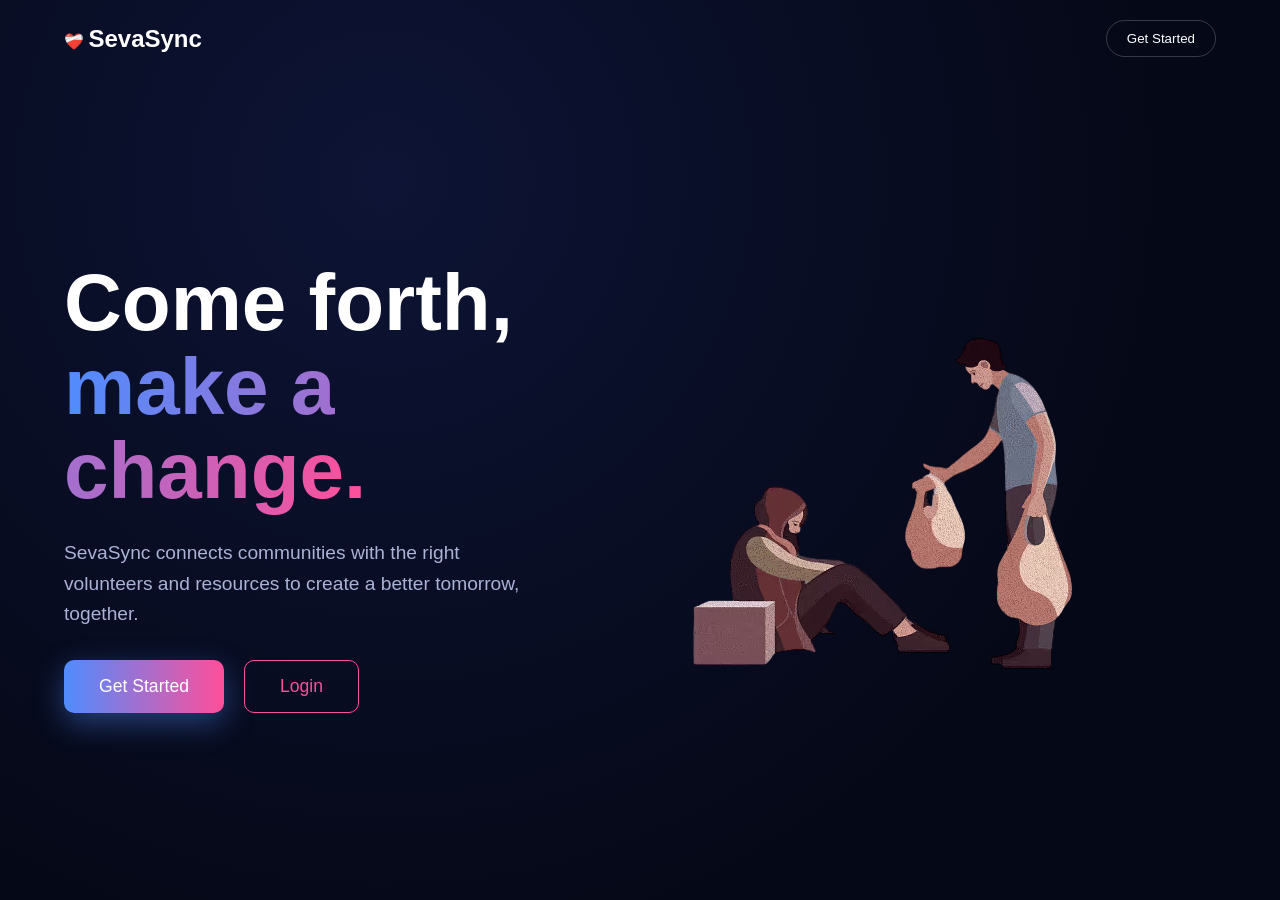
<file: frontend/index.html>
<!DOCTYPE html>
<html lang="en">
<head>
    <meta charset="UTF-8">
    <meta name="viewport" content="width=device-width, initial-scale=1.0">
    <title>SevaSync</title>
    <link rel="stylesheet" href="css/index.css">
</head>

<body>

    <!-- NAVBAR -->
    <header class="navbar">

        <!-- TOP LEFT LOGO -->
        <div class="logo">
            ❤️‍🩹 <span>SevaSync</span>
        </div>

        <!-- TOP RIGHT GET STARTED -->
        <button class="theme-btn" onclick="window.location.href='register.html'">
            Get Started
        </button>

    </header>

    <!-- HERO SECTION -->
    <section class="hero">

        <!-- LEFT CONTENT -->
        <div class="left">

            <h1>
                Come forth,<br>
                <span>make a change.</span>
            </h1>

            <p>
                SevaSync connects communities with the right volunteers
                and resources to create a better tomorrow, together.
            </p>

            <!-- MAIN BUTTONS -->
            <div class="buttons">

                <!-- GET STARTED -->
                <button class="btn primary"
                    onclick="window.location.href='register.html'">
                    Get Started
                </button>

                <!-- LOGIN -->
                <button class="btn secondary"
                    onclick="window.location.href='login.html'">
                    Login
                </button>

            </div>

        </div>

        <!-- RIGHT IMAGE -->
        <div class="right">
            <div class="image-wrapper">
                <img src="images/index.png" alt="Hero Image">
            </div>
        </div>

    </section>

</body>
</html>
</file>
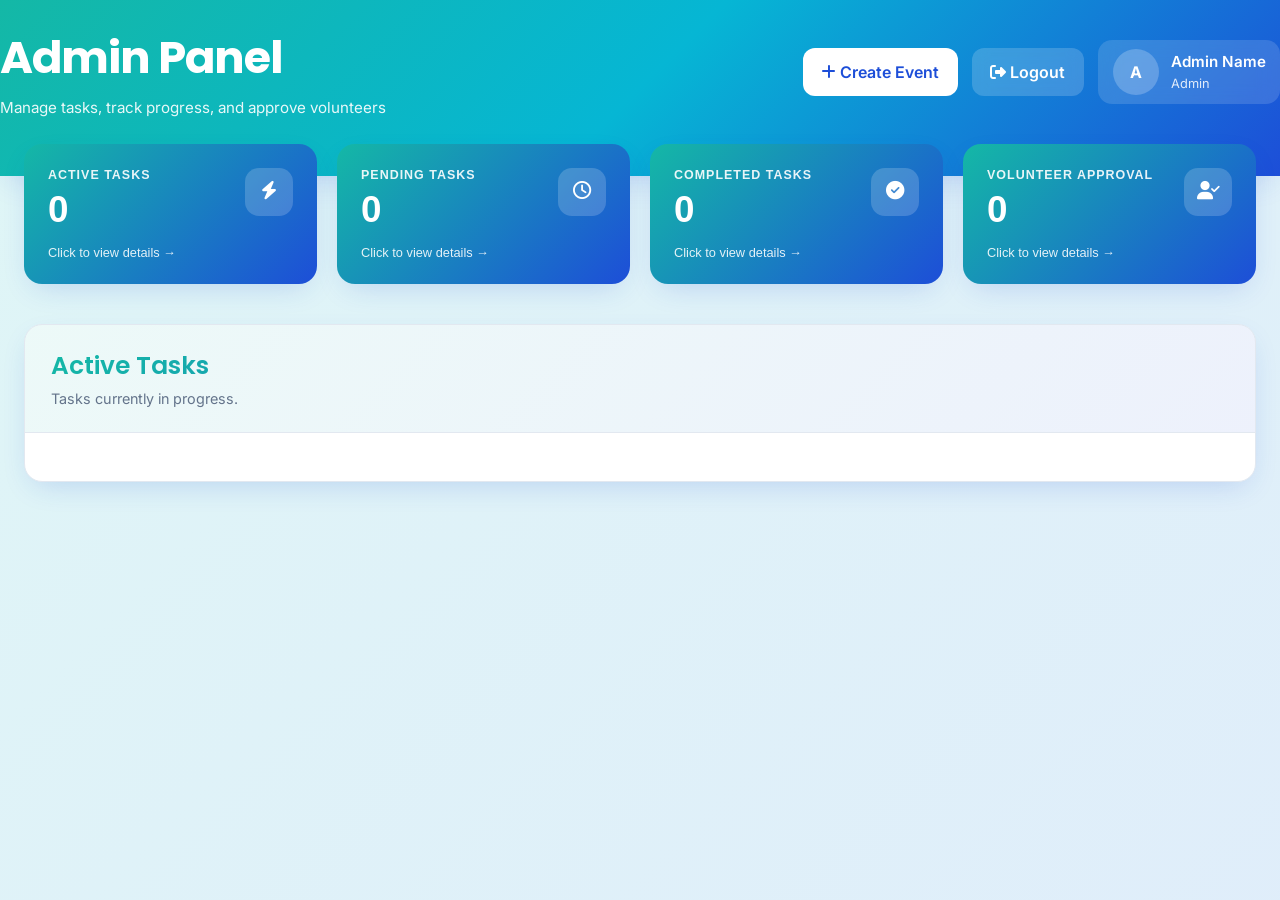
<file: frontend/admindashboard.html>
<!DOCTYPE html>
<html lang="en">
<head>
  <meta charset="UTF-8" />
  <meta name="viewport" content="width=device-width, initial-scale=1.0" />
  <title>Admin Panel — Dashboard</title>
  <link rel="preconnect" href="https://fonts.googleapis.com" />
  <link rel="preconnect" href="https://fonts.gstatic.com" crossorigin />
  <link href="https://fonts.googleapis.com/css2?family=Inter:wght@400;500;600;700&family=Poppins:wght@500;600;700&display=swap" rel="stylesheet" />
  <link rel="stylesheet" href="https://cdnjs.cloudflare.com/ajax/libs/font-awesome/6.5.1/css/all.min.css" />
  <link rel="stylesheet" href="css/admindashboard.css" />
</head>
<body>
  <!-- Header -->
  <header class="header">
  <div class="container header-inner header-flex">

    <!-- CENTER: Title -->
    <div class="header-center">
      <h1>Admin Panel</h1>
      <p>Manage tasks, track progress, and approve volunteers</p>
    </div>

    <!-- RIGHT: Actions + Profile -->
    <div class="header-right">
      <button class="create-btn" id="createEventBtn">
        <i class="fa-solid fa-plus"></i> Create Event
      </button>

      <button class="logout-btn" id="logoutBtn">
        <i class="fa-solid fa-right-from-bracket"></i> Logout
      </button>

      <!-- Dynamic Admin Profile -->
      <div class="profile-chip">
        <div class="avatar" id="adminAvatar">A</div>
        <div class="profile-meta">
          <p class="profile-name" id="adminName">Admin Name</p>
          <p class="profile-role">Admin</p>
        </div>
      </div>
    </div>

  </div>
</header>

  <main class="container main">
    <!-- Dashboard Cards -->
    <section class="cards" id="cards" aria-label="Dashboard summary">
      <button class="card" data-section="active">
        <div class="card-top">
          <div>
            <p class="card-label">Active Tasks</p>
            <p class="card-count" id="count-active">0</p>
          </div>
          <div class="card-icon"><i class="fa-solid fa-bolt"></i></div>
        </div>
        <p class="card-foot">Click to view details &rarr;</p>
      </button>

      <button class="card" data-section="pending">
        <div class="card-top">
          <div>
            <p class="card-label">Pending Tasks</p>
            <p class="card-count" id="count-pending">0</p>
          </div>
          <div class="card-icon"><i class="fa-regular fa-clock"></i></div>
        </div>
        <p class="card-foot">Click to view details &rarr;</p>
      </button>

      <button class="card" data-section="completed">
        <div class="card-top">
          <div>
            <p class="card-label">Completed Tasks</p>
            <p class="card-count" id="count-completed">0</p>
          </div>
          <div class="card-icon"><i class="fa-solid fa-circle-check"></i></div>
        </div>
        <p class="card-foot">Click to view details &rarr;</p>
      </button>

      <button class="card" data-section="volunteers">
        <div class="card-top">
          <div>
            <p class="card-label">Volunteer Approval</p>
            <p class="card-count" id="count-volunteers">0</p>
          </div>
          <div class="card-icon"><i class="fa-solid fa-user-check"></i></div>
        </div>
        <p class="card-foot">Click to view details &rarr;</p>
      </button>
    </section>

    <!-- Detail Panel -->
    <section class="panel">
      <div class="panel-head">
        <h2 id="panel-title">Active Tasks</h2>
        <p id="panel-subtitle">Tasks currently in progress.</p>
      </div>
      <div class="panel-body" id="panel-body">
        <!-- Dynamic content injected by JS -->
      </div>
    </section>
  </main>

  <!-- Toast container -->
  <div class="toast-container" id="toast-container"></div>
  <script src="js/config.js"></script>
  <script src="js/admindashboard.js"></script>
</body>
</html>
</file>
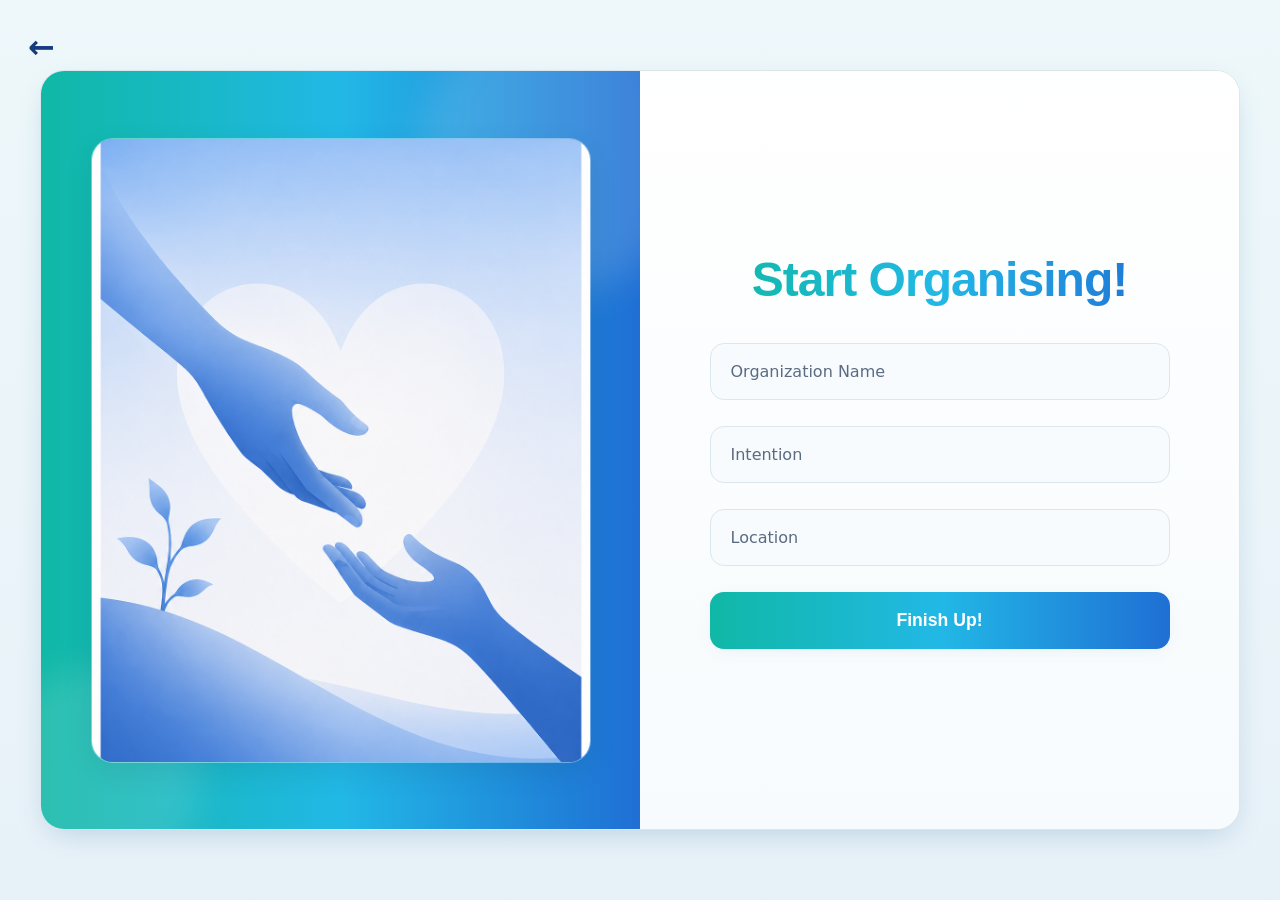
<file: frontend/adminreg.html>
<!-- =========================
FILE: admin.html
========================= -->
<!DOCTYPE html>
<html lang="en">
<head>
  <meta charset="UTF-8">
  <meta name="viewport" content="width=device-width, initial-scale=1.0">
  <title>Admin Registration</title>
  <link rel="stylesheet" href="css/register.css">
</head>
<body>
  <a href="register.html" class="back-arrow">←</a>

  <div class="auth-container">


<div class="left-panel">
  <div class="image-frame">
    <img src="images/register.png" alt="Admin Image">
  </div>
</div>

<div class="right-panel">
  <form id="adminForm">

    <h1 class="form-heading">Start Organising!</h1>

    <input type="text" id="organizationName" placeholder="Organization Name" required>
    
    <input type="text" id="intention" placeholder="Intention" required>
    
    <input type="text" id="location" placeholder="Location" required>

    <button type="submit">Finish Up!</button>

  </form>
</div>
<script src="js/config.js"></script>
<script src="js/adminreg.js"></script>
</body>
</html>
</file>
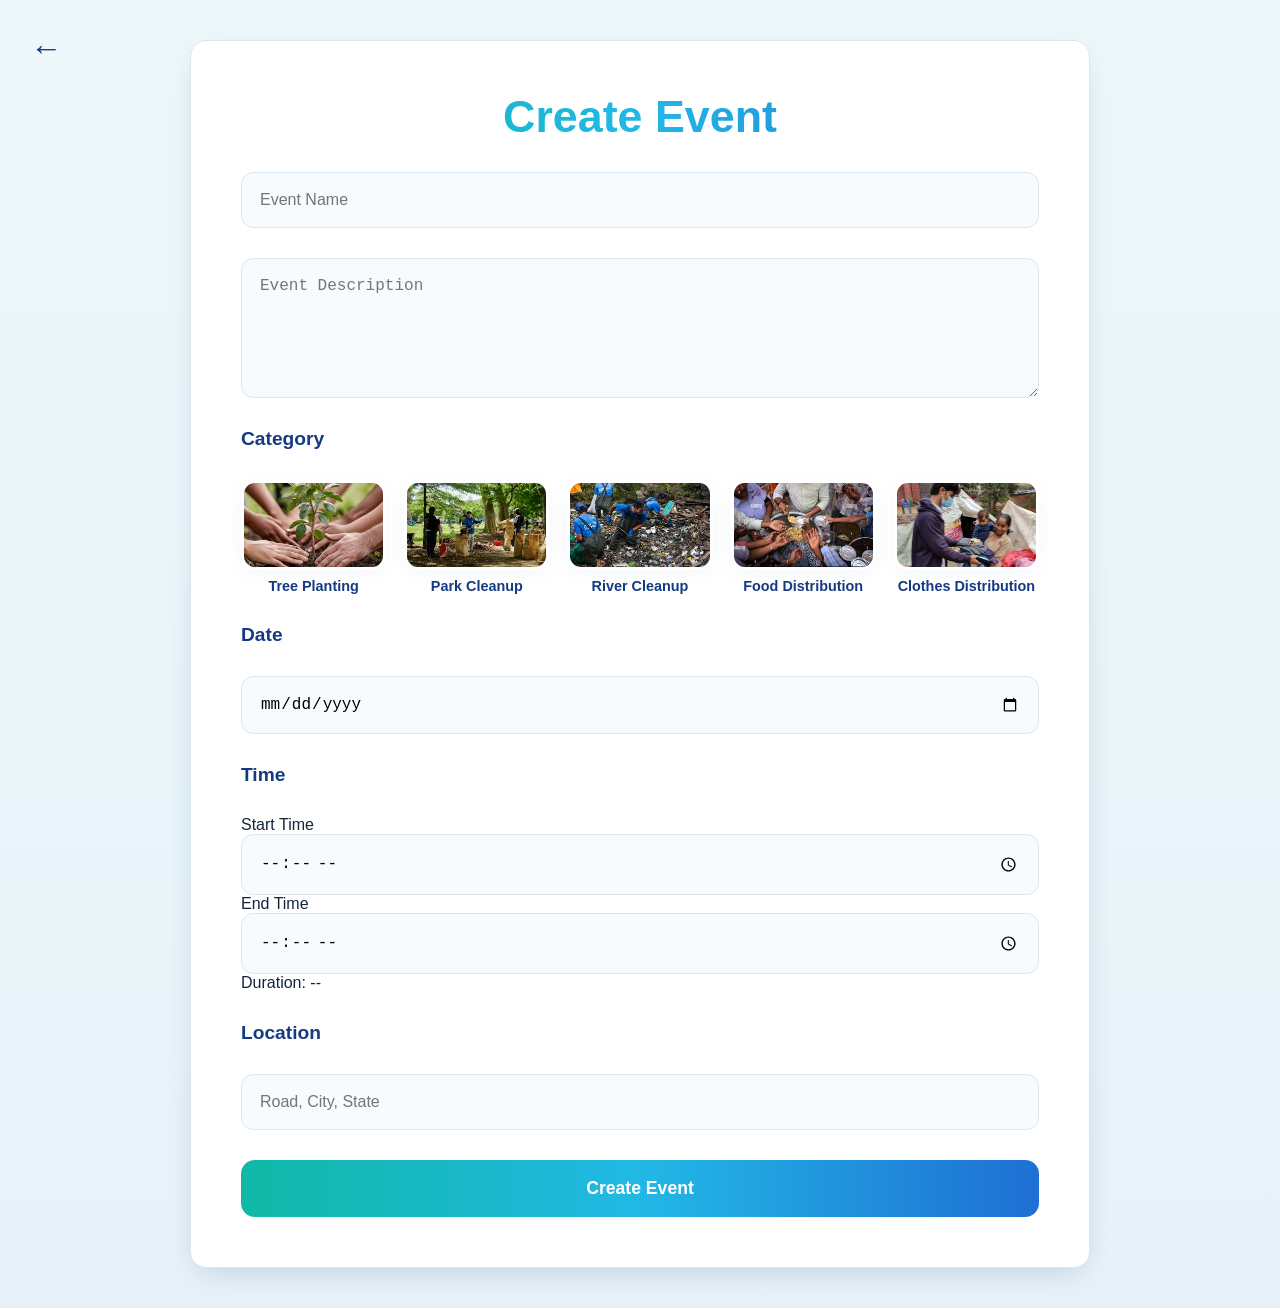
<file: frontend/createevent.html>
<!DOCTYPE html>
<html lang="en">
<head>
    <meta charset="UTF-8">
    <meta name="viewport" content="width=device-width, initial-scale=1.0">
    <title>Create Event</title>
    <link rel="stylesheet" href="css/createvent.css">
</head>
<body>

<a href="admindashboard.html" class="back-arrow">←</a>

<div class="event-form-container">
    <form id="eventForm">

        <h1>Create Event</h1>

        <input type="text" id="eventName" placeholder="Event Name" required>

        <textarea id="description" placeholder="Event Description" required></textarea>

        <h2>Category</h2>

        <div class="category-grid">
            <label>
                <input type="radio" name="category" value="Tree Planting" required>
                <img src="images/treeplanting.jpg">
                <span>Tree Planting</span>
            </label>

            <label>
                <input type="radio" name="category" value="Park Cleanup">
                <img src="images/parkcleanup.jpg">
                <span>Park Cleanup</span>
            </label>

            <label>
                <input type="radio" name="category" value="River Cleanup">
                <img src="images/rivercleanup.jpg">
                <span>River Cleanup</span>
            </label>

            <label>
                <input type="radio" name="category" value="Food Distribution">
                <img src="images/fooddistribution.jpg">
                <span>Food Distribution</span>
            </label>

            <label>
                <input type="radio" name="category" value="Clothes Distribution">
                <img src="images/clothesdistribution.jpg">
                <span>Clothes Distribution</span>
            </label>
        </div>

        <h2>Date</h2>
        <input type="date" id="date" required>

        <h2>Time</h2>

       <div class="time-container">
        <div class="time-box">
            <label>Start Time</label>
            <input type="time" id="startTime" required>
        </div>

        <div class="time-box">
             <label>End Time</label>
             <input type="time" id="endTime" required>
        </div>

        <div class="duration-display" id="durationText">
            Duration: --
        </div>
        </div>
        <h2>Location</h2>
        <input type="text" id="location" placeholder="Road, City, State" required>

        <button type="submit">Create Event</button>

    </form>
</div>
<script src="js/config.js"></script>

<script src="js/createevent.js"></script>
</body>
</html>
</file>
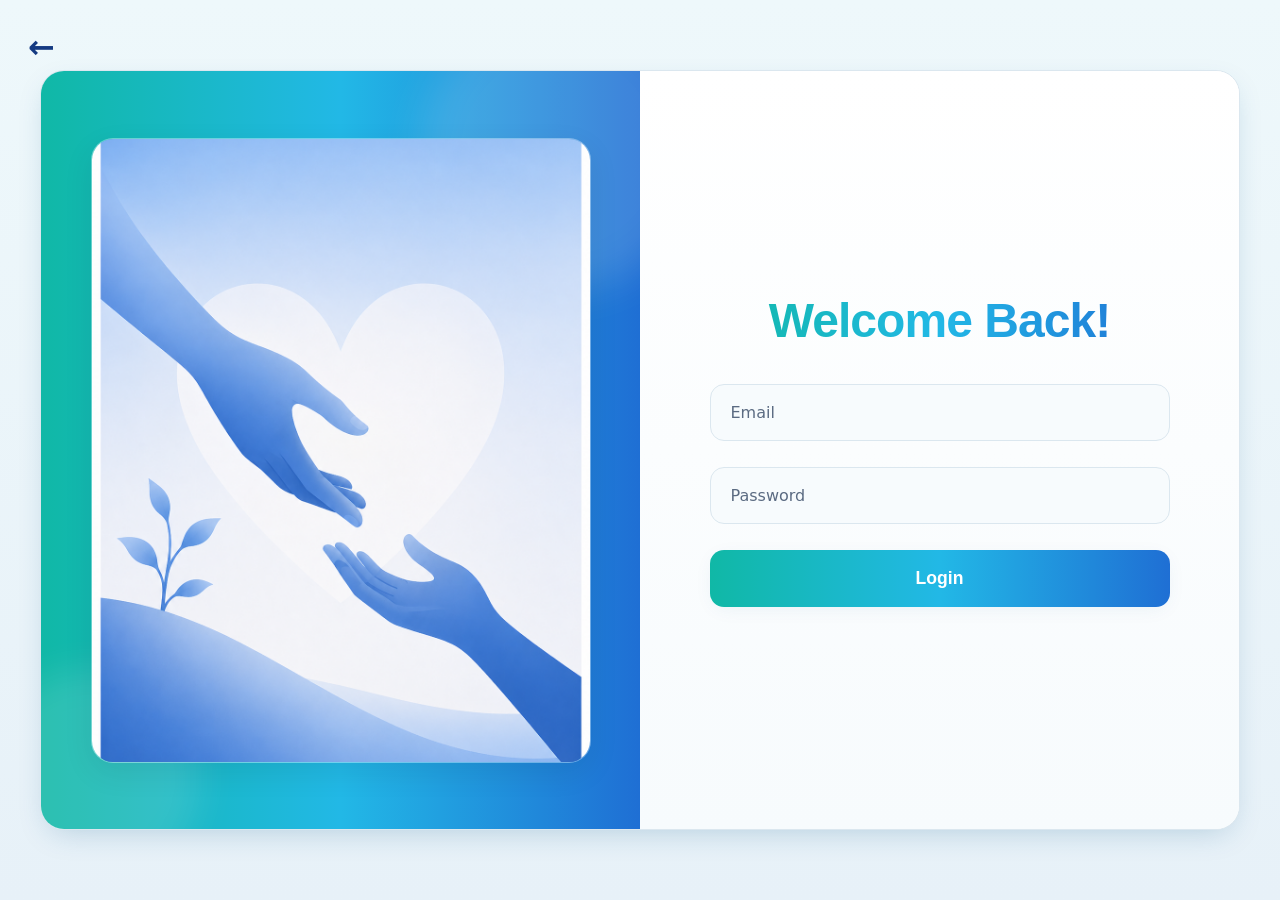
<file: frontend/dashfinal.html>
<!DOCTYPE html>
<html lang="en">
<head>
<meta charset="UTF-8" />
<meta name="viewport" content="width=device-width, initial-scale=1.0" />
<title>Smart Resource Allocation | NGO Operations Dashboard</title>
<meta name="description" content="A modern teal-to-blue NGO operations dashboard for Smart Resource Allocation: KPIs, upcoming tasks calendar and completed tasks log." />
<link rel="preconnect" href="https://fonts.googleapis.com">
<link rel="preconnect" href="https://fonts.gstatic.com" crossorigin>
<link href="https://fonts.googleapis.com/css2?family=Inter:wght@400;500;600;700&family=Poppins:wght@500;600;700;800&display=swap" rel="stylesheet">
<link rel="stylesheet" href="css/dashfinal.css" />
</head>
<body>
  <!-- Header -->
  <header class="topbar">
    <div class="container topbar-inner">
      <div class="brand">
        <div class="brand-icon" aria-hidden="true">
          <svg viewBox="0 0 24 24" width="22" height="22" fill="none" stroke="currentColor" stroke-width="2" stroke-linecap="round" stroke-linejoin="round"><path d="M12 3l1.9 4.6L19 9.5l-3.6 3.1L16.4 18 12 15.5 7.6 18l1-5.4L5 9.5l5.1-1.9L12 3z"/></svg>
        </div>
        <div>
          <p class="brand-eyebrow">Smart Resource Allocation</p>
          <h1 class="brand-title">NGO Operations Dashboard</h1>
        </div>
      </div>
      <div class="user-area">
        <button class="icon-btn" aria-label="Notifications">
          <svg viewBox="0 0 24 24" width="20" height="20" fill="none" stroke="currentColor" stroke-width="2" stroke-linecap="round" stroke-linejoin="round"><path d="M6 8a6 6 0 0 1 12 0c0 7 3 9 3 9H3s3-2 3-9"/><path d="M10 21a2 2 0 0 0 4 0"/></svg>
          <span class="dot"></span>
        </button>
        <button id="logoutBtn">Logout</button>
        <div class="profile-chip">
          <div class="avatar" id="volunteerAvatar">V</div>
           <div class="profile-meta">
           <p class="profile-name" id="volunteerName">Volunteer Name</p>
           <p class="profile-role" id="volunteerRole">Volunteer</p>
          </div>
        </div>
      </div>
    </div>
  </header>

  <main class="container main">
    <!-- KPI Cards -->
    <section class="kpi-grid" aria-label="Key performance indicators">
      <article class="kpi-card grad-1">
        <div class="kpi-blob"></div>
        <div class="kpi-row">
          <div>
            <p class="kpi-label">Total Volunteer Hours</p>
            <p class="kpi-value"><span id="volunteerHours">0</span><span class="kpi-suffix">hrs</span></p>
            <p class="kpi-trend" id="trendVolunteer"></p>
          </div>
          <div class="kpi-icon">
            <svg viewBox="0 0 24 24" width="22" height="22" fill="none" stroke="currentColor" stroke-width="2" stroke-linecap="round" stroke-linejoin="round"><circle cx="12" cy="12" r="9"/><path d="M12 7v5l3 2"/></svg>
          </div>
        </div>
      </article>

      <article class="kpi-card grad-2">
        <div class="kpi-blob"></div>
        <div class="kpi-row">
          <div>
            <p class="kpi-label">Tasks Pending</p>
            <p class="kpi-value"><span id="tasksPending">0</span></p>
            <p class="kpi-trend" id="trendPending"></p>
          </div>
          <div class="kpi-icon">
            <svg viewBox="0 0 24 24" width="22" height="22" fill="none" stroke="currentColor" stroke-width="2" stroke-linecap="round" stroke-linejoin="round"><path d="M9 11l3 3 8-8"/><path d="M20 12v7a2 2 0 0 1-2 2H6a2 2 0 0 1-2-2V6a2 2 0 0 1 2-2h9"/></svg>
          </div>
        </div>
      </article>
      <article class="kpi-card grad-2">
        <div class="kpi-blob"></div>
        <div class="kpi-row">
          <div>
            <p class="kpi-label">Tasks Active</p>
            <p class="kpi-value"><span id="tasksActive">0</span></p>
          </div>
        </div>
      </article>
      <article class="kpi-card grad-3">
        <div class="kpi-blob"></div>
        <div class="kpi-row">
          <div>
            <p class="kpi-label">Tasks Completed</p>
            <p class="kpi-value"><span id="tasksCompleted">0</span></p>
            <p class="kpi-trend" id="trendCompleted"></p>
          </div>
          <div class="kpi-icon">
            <svg viewBox="0 0 24 24" width="22" height="22" fill="none" stroke="currentColor" stroke-width="2" stroke-linecap="round" stroke-linejoin="round"><path d="M22 11.08V12a10 10 0 1 1-5.93-9.14"/><path d="M22 4L12 14.01l-3-3"/></svg>
          </div>
        </div>
      </article>
    </section>

    <!-- 25 / 75 split -->
    <section class="split">
      <!-- Left: Upcoming -->
      <aside class="panel left-panel">
        <header class="panel-head">
          <h2>Next Upcoming Tasks</h2>
          <p>Plan and prepare for what's ahead</p>
        </header>

        <div class="calendar" id="calendar">
          <div class="cal-head">
            <button class="cal-nav" id="prevMonth" aria-label="Previous month">‹</button>
            <p class="cal-title" id="calTitle">Month Year</p>
            <button class="cal-nav" id="nextMonth" aria-label="Next month">›</button>
          </div>
          <div class="cal-weekdays">
            <span>S</span><span>M</span><span>T</span><span>W</span><span>T</span><span>F</span><span>S</span>
          </div>
          <div class="cal-days" id="calDays"></div>
        </div>

        <div class="task-header">
          <span class="task-title">Upcoming</span>
          <span class="task-count" id="taskCount">0</span>
        </div>

        <ul class="task-list" id="taskList"></ul>
      </aside>

      <!-- Right: Completed -->
      <section class="panel right-panel">
        <header class="panel-head row">
          <div>
            <h2>Completed Tasks</h2>
            <p>Recent volunteer contributions</p>
          </div>
          <div class="search">
            <svg viewBox="0 0 24 24" width="16" height="16" fill="none" stroke="currentColor" stroke-width="2" stroke-linecap="round" stroke-linejoin="round"><circle cx="11" cy="11" r="7"/><path d="M21 21l-4.3-4.3"/></svg>
            <input id="searchInput" type="search" placeholder="Search tasks or volunteers…" aria-label="Search completed tasks" />
          </div>
        </header>

        <div class="table-wrap">
          <table class="data-table">
            <thead>
              <tr>
                <th>Task Name</th>
                <th class="num">Hours</th>
                <th>Volunteer</th>
                <th>Completed On</th>
                <th>Status</th>
              </tr>
            </thead>
            <tbody id="tableBody"></tbody>
          </table>
        
          <div class="empty-block" id="emptyBlock" hidden>
  <p class="empty" id="emptyState">No matching tasks found.</p>
  <button class="find-tasks-btn" onclick="window.location.href='tasks.html'">
    FIND NEW TASKS
  </button>
</div>
        </div>
      </section>
    </section>

    <footer class="footer">© <span id="year"></span> Smart Resource Allocation · Crafted for impact.</footer>
  </main>

  <script src="js/dashfinal.js"></script>
</body>
</html>
</file>
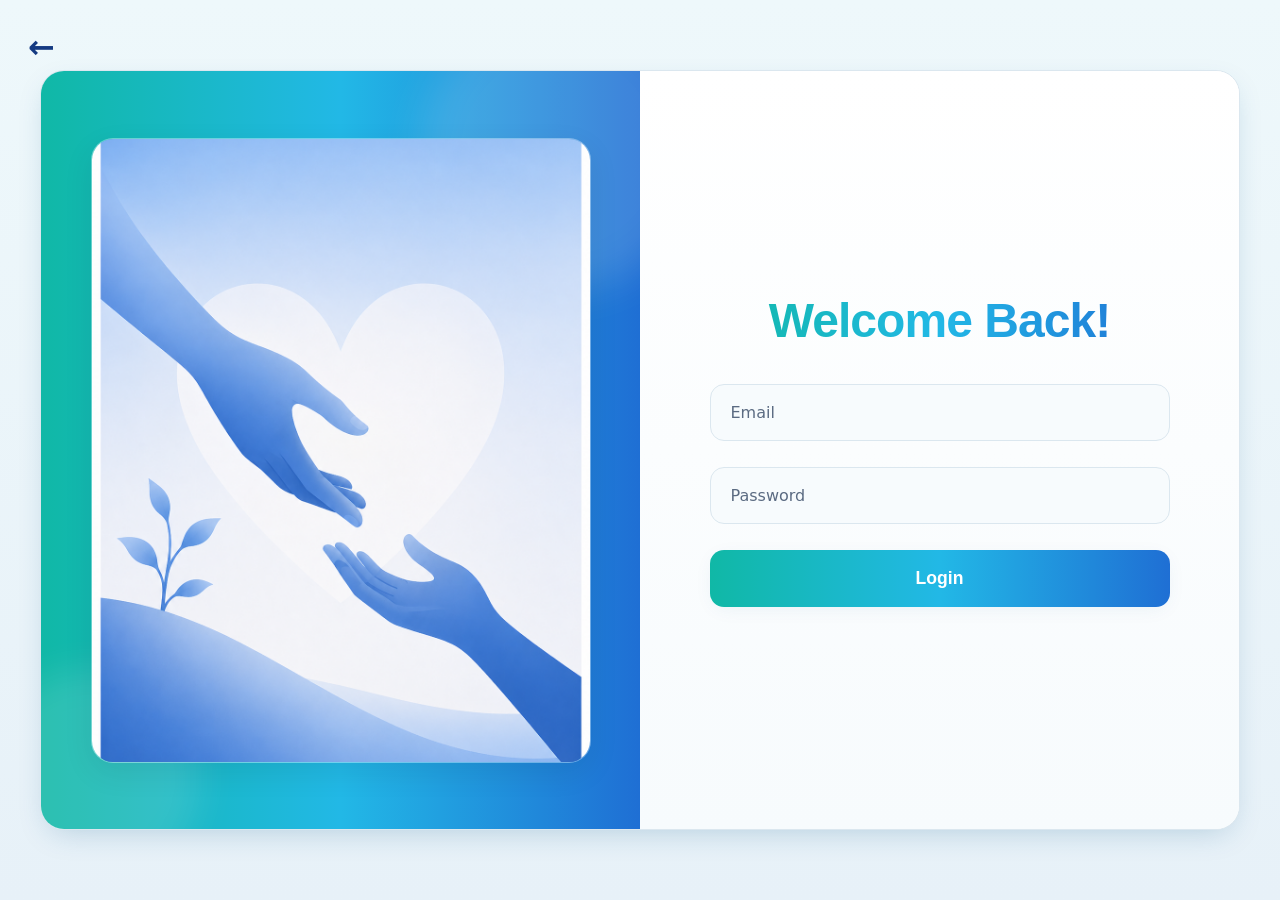
<file: frontend/login.html>
<!DOCTYPE html>
<html lang="en">
<head>
  <meta charset="UTF-8">
  <meta name="viewport" content="width=device-width, initial-scale=1.0">
  <title>Login</title>
  <link rel="stylesheet" href="css/register.css">
</head>
<body>

  <a href="index.html" class="back-arrow">←</a>

  <div class="auth-container">

    <div class="left-panel">
      <div class="image-frame">
        <img src="images/register.png" alt="Login Image">
      </div>
    </div>

    <div class="right-panel">
      <form id="loginForm">

        <h1 class="form-heading">Welcome Back!</h1>

        <input type="email" id="loginEmail" placeholder="Email" required>

        <input type="password" id="loginPassword" placeholder="Password" required>

        <button type="submit">Login</button>

      </form>
    </div>

  </div>
  <script src="js/config.js"></script>

  <script src="js/login.js"></script>

</body>
</html>
</file>
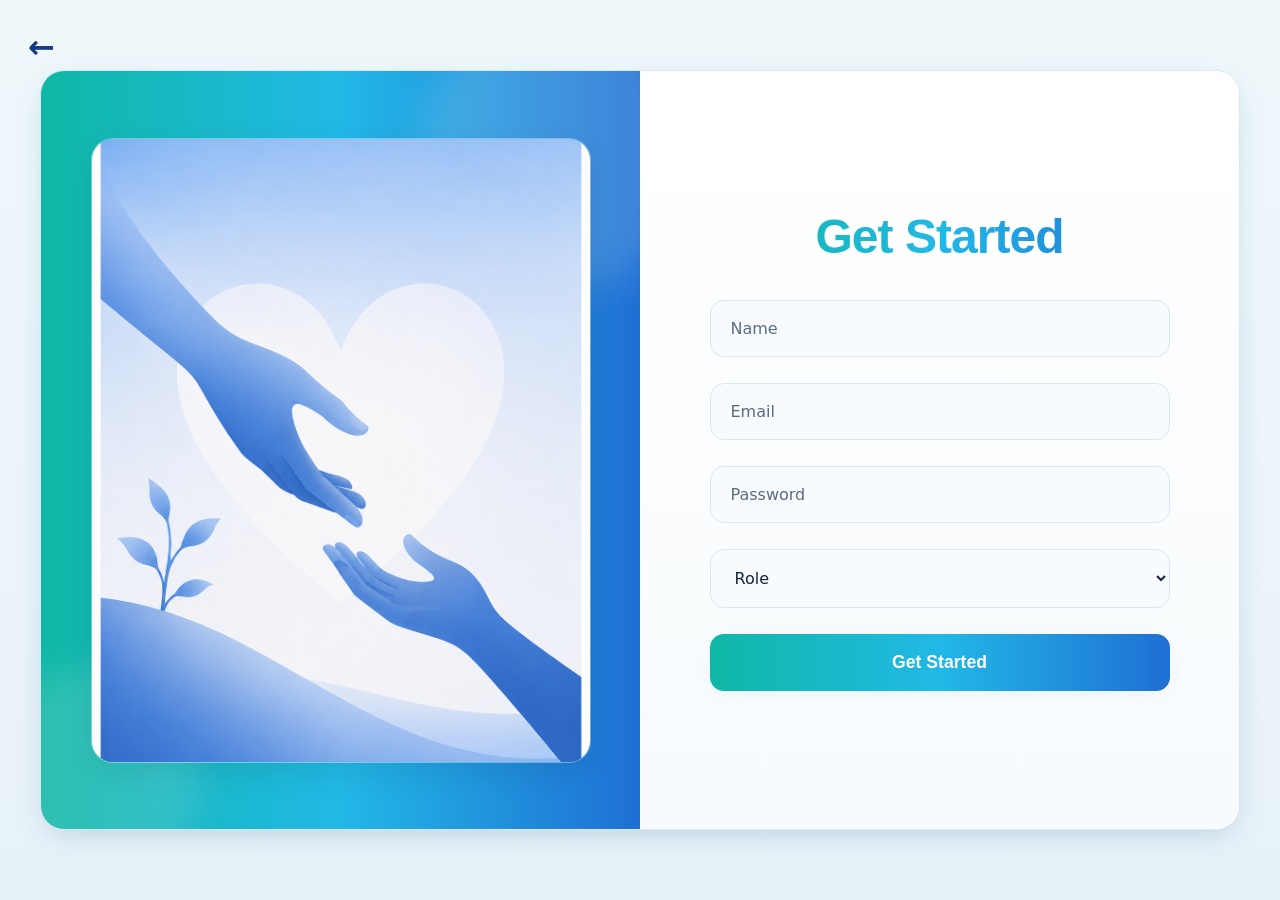
<file: frontend/register.html>
<!DOCTYPE html>
<html lang="en">
<head>
  <meta charset="UTF-8">
  <meta name="viewport" content="width=device-width, initial-scale=1.0">
  <title>Get Started</title>
  <link rel="stylesheet" href="css/register.css">
</head>
<body>
  <a href="index.html" class="back-arrow">←</a>

  <div class="auth-container">
    


<div class="left-panel">
  <div class="image-frame">
    <img src="images/register.png" alt="Registration Image">
  </div>
</div>

<div class="right-panel">
  <form id="roleForm">
    <h1 class="form-heading">Get Started</h1>

    <input type="text" id="name" placeholder="Name" required>

    <input type="email" id="email" placeholder="Email" required>

    <input type="password" id="password" placeholder="Password" required>

    <select id="roleSelect" required>
      <option value="" disabled selected>Role</option>
      <option value="volunteer">Volunteer</option>
      <option value="admin">Admin</option>
    </select>

    <button type="submit">Get Started</button>
  </form>
</div>
<script src="js/config.js"></script>
<script src="js/register.js"></script>
</body>
</html>
</file>
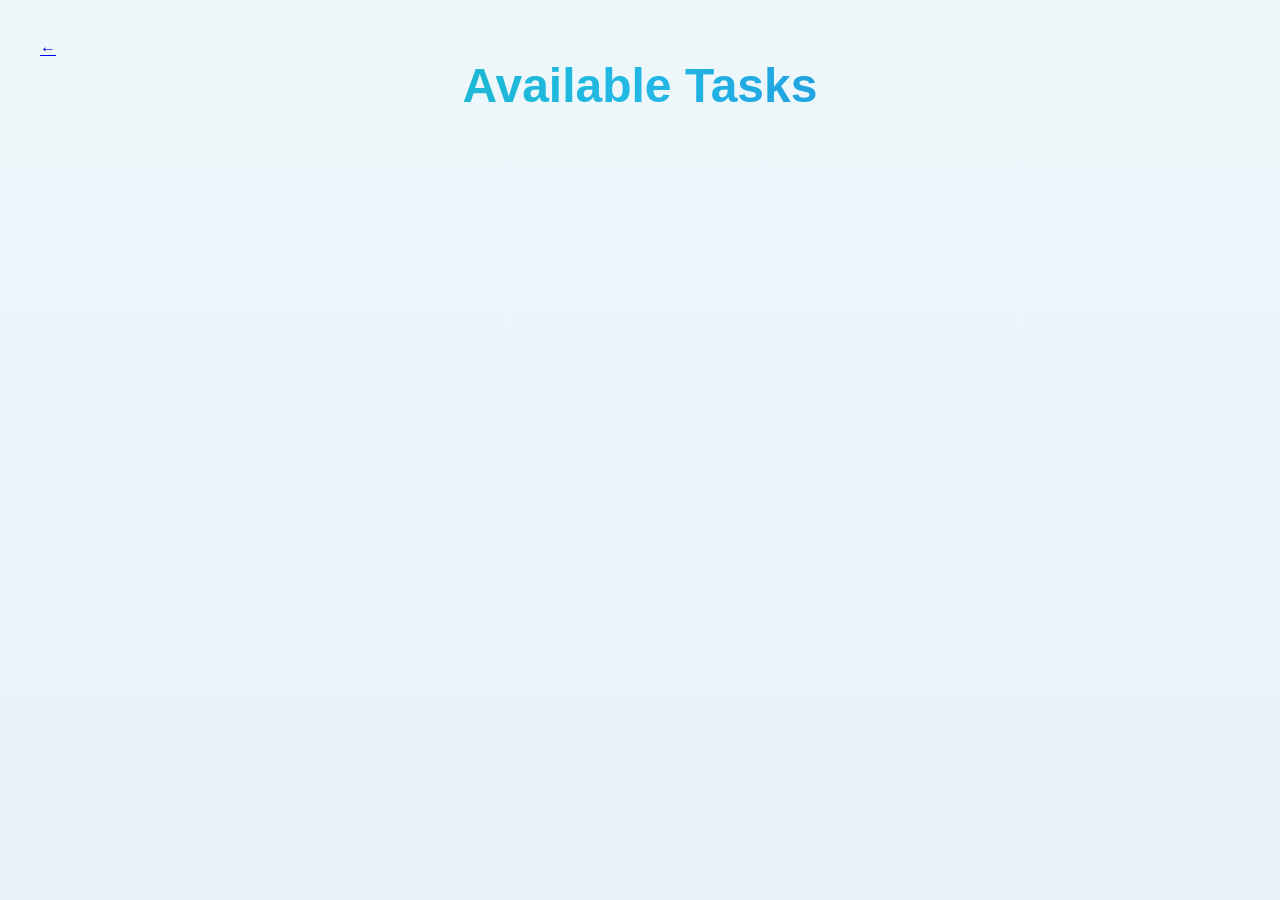
<file: frontend/tasks.html>
<!DOCTYPE html>
<html lang="en">
<head>
    <meta charset="UTF-8">
    <meta name="viewport" content="width=device-width, initial-scale=1.0">
    <title>Tasks</title>
    <link rel="stylesheet" href="css/tasks.css">
</head>
<body>
<a href="dashfinal.html" class="back-arrow">←</a>

<div class="tasks-container">
    <h1>Available Tasks</h1>

    <div id="tasksGrid" class="tasks-grid"></div>
</div>
<script src="js/config.js"></script>
<script src="js/tasks.js"></script>
</body>
</html>
</file>
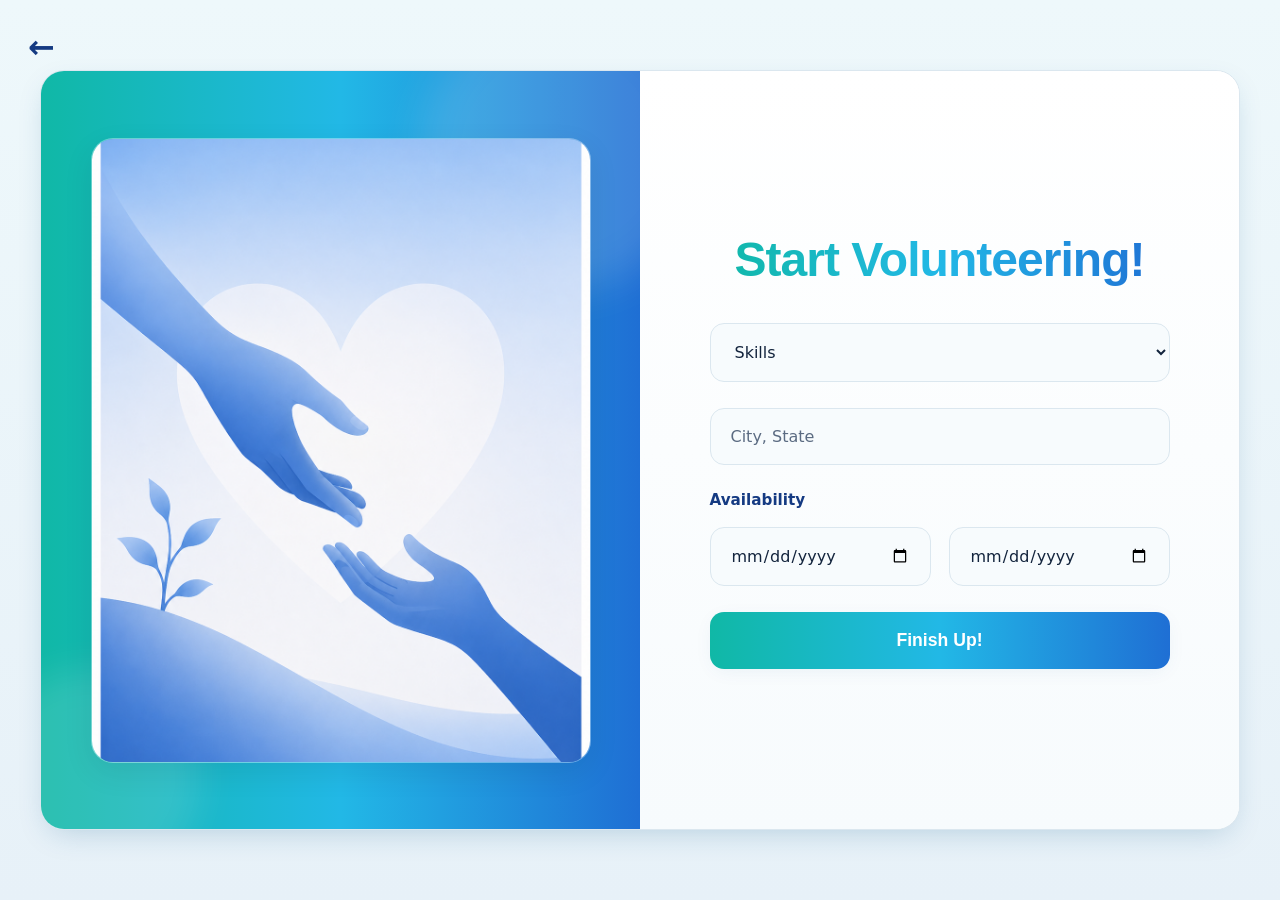
<file: frontend/volreg.html>
<!DOCTYPE html>
<html lang="en">
<head>
  <meta charset="UTF-8">
  <meta name="viewport" content="width=device-width, initial-scale=1.0">
  <title>Volunteer Registration</title>
  <link rel="stylesheet" href="css/register.css">
</head>
<body>
  <a href="register.html" class="back-arrow">←</a>

  <div class="auth-container">

    <div class="left-panel">
  <div class="image-frame">
    <img src="images/register.png" alt="Volunteer Image">
  </div>
</div>

<div class="right-panel">
  <form id="volunteerForm">

    <h1 class="form-heading">Start Volunteering!</h1>

    <select id="skills" required>
      <option value="" disabled selected>Skills</option>
      <option>Medical</option>
      <option>Logistics</option>
      <option>Teaching</option>
      <option>Nurturing</option>
    </select>

    <input type="text" id="location" placeholder="City, State" required>

    <label class="date-label">Availability</label>

    <div class="date-range">
      <input type="date" id="startDate" required>
      <input type="date" id="endDate" required>
    </div>

    <button type="submit">Finish Up!</button>

</form>
</div>
<script src="js/config.js"></script>
<script src="js/volreg.js"></script>
</body>
</html>
</file>
<file: frontend/css/index.css>
:root {
    --bg1: #050816;
    --bg2: #0b1230;
    --accent1: #4f8cff;
    --accent2: #ff4f9a;
    --text: #fff;
    --muted: #aab2d5;
}

/* RESET */
* {
    margin: 0;
    padding: 0;
    box-sizing: border-box;
    font-family: 'Segoe UI', sans-serif;
}

body {
    background: radial-gradient(circle at 30% 20%, #0d1435, #050816 70%);
    color: var(--text);
    min-height: 100vh;
}

.navbar {
    width: 90%;
    max-width: 1400px;
    margin: 0 auto;           
    padding: 20px 0;          
    display: flex;
    justify-content: space-between;
    align-items: center;
}

.logo span {
    font-size: 1.5rem;
    font-weight: 700;
}

.logo p {
    font-size: 0.75rem;
    color: var(--muted);
}

/* NAV LINKS */
.nav-links {
    display: flex;
    gap: 30px;
}

.nav-links a {
    color: var(--muted);
    cursor: pointer;
}

.nav-links .active {
    color: var(--accent2);
    border-bottom: 2px solid var(--accent2);
    padding-bottom: 5px;
}

/* THEME BUTTON */
.theme-btn {
    padding: 10px 20px;
    border-radius: 20px;
    border: 1px solid rgba(255,255,255,0.2);
    background: transparent;
    color: white;
    cursor: pointer;
}

.hero {
    width: 90%;
    max-width: 1400px;

    margin: 0 auto;           
    min-height: calc(100vh - 80px);  

    display: flex;
    align-items: center;    
    justify-content: space-between;

    gap: 60px;
}

.left {
    flex: 1;
    display: flex;
    flex-direction: column;
    justify-content: center;  
}
.left h1 {
    font-size: 5rem;
    font-weight: 800;
    line-height: 1.05;
}

.left h1 span {
    background: linear-gradient(90deg, var(--accent1), var(--accent2));
    background-clip: text;
    -webkit-background-clip: text;
    color: transparent;
    -webkit-text-fill-color: transparent;
}

.left p {
    margin-top: 25px;
    color: var(--muted);
    font-size: 1.2rem;
    max-width: 500px;
    line-height: 1.6;
}

/* BUTTONS */
.buttons {
    margin-top: 30px;
    display: flex;
    gap: 20px;
}

.btn {
    padding: 15px 35px;
    border-radius: 10px;
    font-size: 1.1rem;
    cursor: pointer;
}

.primary {
    background: linear-gradient(90deg, var(--accent1), var(--accent2));
    border: none;
    color: white;
    box-shadow: 0 10px 30px rgba(79,140,255,0.4);
}

.secondary {
    background: transparent;
    border: 1px solid var(--accent2);
    color: var(--accent2);
}

/* RIGHT IMAGE */
.right {
    flex: 1.3;
    display: flex;
    justify-content: center;
    align-items: center;   
    position: relative;
}

.image-wrapper {
    position: relative;
}

.hero img {
    width: 200%;                 
    /*transform: scale(2);*/         
    transform-origin: center;    
    border-radius: 20px;
    position: relative;
    z-index: 3;
}

.image-wrapper {
    position: relative;
    display: flex;
    justify-content: center;  
    align-items: center;
    overflow: visible;        
}


/* RESPONSIVE */
@media(max-width: 900px) {
    .hero {
        flex-direction: column;
        text-align: center;
    }

    .left h1 {
        font-size: 3rem;
    }
}
</file>
<file: frontend/css/admindashboard.css>
/* ===========================
   Design Tokens
   =========================== */
:root {
  --teal: #14b8a6;
  --cyan: #06b6d4;
  --deep-blue: #1d4ed8;

  --bg: #f0fbfd;
  --card-bg: #ffffff;
  --text: #0f2942;
  --muted: #64748b;
  --border: #e2e8f0;

  --approve: #22c55e;
  --approve-hover: #16a34a;
  --reject: #ef4444;
  --reject-hover: #dc2626;

  --gradient-brand: linear-gradient(135deg, var(--teal) 0%, var(--cyan) 50%, var(--deep-blue) 100%);
  --gradient-card: linear-gradient(135deg, var(--teal) 0%, var(--deep-blue) 100%);
  --gradient-card-hover: linear-gradient(135deg, var(--cyan) 0%, var(--teal) 100%);
  --gradient-soft: linear-gradient(135deg, rgba(20,184,166,0.08), rgba(29,78,216,0.08));

  --shadow-soft: 0 10px 30px -10px rgba(29, 78, 216, 0.22);
  --shadow-glow: 0 20px 45px -15px rgba(6, 182, 212, 0.45);

  --radius: 18px;
  --transition: 0.3s ease;
}

/* ===========================
   Base
   =========================== */
* {
  margin: 0;
  padding: 0;
  box-sizing: border-box;
}

html, body {
  min-height: 100%;
}

body {
  font-family: 'Inter', 'Poppins', 'Segoe UI', sans-serif;
  background: var(--gradient-soft), var(--bg);
  color: var(--text);
  line-height: 1.5;
  -webkit-font-smoothing: antialiased;
}

.container {
  width: 100%;
  max-width: 1280px;
  margin: 0 auto;
  padding: 0 1.5rem;
}

/* ===========================
   Header
   =========================== */
.header {
  background: var(--gradient-brand);
  color: white;
  box-shadow: var(--shadow-soft);
}

.header-inner {
  padding: 1.5rem 0 3.5rem;
}

.header-flex {
  display: flex;
  justify-content: space-between;
  align-items: center;
  gap: 2rem;
  flex-wrap: wrap;
}

.header-center {
  flex: 1;
}

.header-center h1 {
  font-family: 'Poppins', sans-serif;
  font-size: clamp(2rem, 4vw, 2.8rem);
  font-weight: 700;
  letter-spacing: -0.03em;
}

.header-center p {
  margin-top: 0.35rem;
  font-size: 0.95rem;
  opacity: 0.9;
}

.header-right {
  display: flex;
  align-items: center;
  gap: 0.9rem;
  flex-wrap: wrap;
}

/* ===========================
   Buttons
   =========================== */
.create-btn,
.logout-btn {
  border: none;
  cursor: pointer;
  font: inherit;
  font-weight: 600;
  padding: 0.75rem 1.15rem;
  border-radius: 12px;
  transition: all var(--transition);
}

.create-btn {
  background: white;
  color: var(--deep-blue);
}

.create-btn:hover {
  background: #dbeafe;
  transform: translateY(-2px);
}

.logout-btn {
  background: rgba(255,255,255,0.18);
  color: white;
  backdrop-filter: blur(8px);
}

.logout-btn:hover {
  background: rgba(255,255,255,0.28);
  transform: translateY(-2px);
}

/* ===========================
   Profile Chip
   =========================== */
.profile-chip {
  display: flex;
  align-items: center;
  gap: 0.75rem;
  padding: 0.55rem 0.9rem;
  border-radius: 14px;
  background: rgba(255,255,255,0.14);
  backdrop-filter: blur(10px);
}

.avatar {
  width: 46px;
  height: 46px;
  border-radius: 50%;
  display: grid;
  place-items: center;
  background: rgba(255,255,255,0.22);
  color: white;
  font-weight: 700;
  font-size: 1rem;
  flex-shrink: 0;
}

.profile-meta {
  display: flex;
  flex-direction: column;
}

.profile-name {
  font-weight: 600;
  font-size: 0.95rem;
}

.profile-role {
  font-size: 0.8rem;
  opacity: 0.85;
}

/* ===========================
   Main Layout
   =========================== */
.main {
  margin-top: -2rem;
  padding-bottom: 4rem;
}

/* ===========================
   Dashboard Cards
   =========================== */
.cards {
  display: grid;
  grid-template-columns: repeat(4, 1fr);
  gap: 1.25rem;
}

.card {
  border: none;
  cursor: pointer;
  text-align: left;
  color: white;
  background: var(--gradient-card);
  border-radius: var(--radius);
  padding: 1.5rem;
  box-shadow: var(--shadow-soft);
  transition: all var(--transition);
}

.card:hover {
  transform: translateY(-5px) scale(1.02);
  background: var(--gradient-card-hover);
  box-shadow: var(--shadow-glow);
}

.card.active {
  outline: 3px solid var(--cyan);
  outline-offset: 3px;
}

.card-top {
  display: flex;
  justify-content: space-between;
  align-items: flex-start;
}

.card-label {
  font-size: 0.78rem;
  font-weight: 600;
  letter-spacing: 0.08em;
  text-transform: uppercase;
  opacity: 0.9;
}

.card-count {
  margin-top: 0.65rem;
  font-size: 2.3rem;
  font-weight: 700;
  line-height: 1;
}

.card-icon {
  width: 48px;
  height: 48px;
  display: grid;
  place-items: center;
  border-radius: 14px;
  background: rgba(255,255,255,0.18);
  font-size: 1.15rem;
}

.card-foot {
  margin-top: 1rem;
  font-size: 0.8rem;
  opacity: 0.88;
}

/* ===========================
   Detail Panel
   =========================== */
.panel {
  margin-top: 2.5rem;
  background: var(--card-bg);
  border-radius: var(--radius);
  border: 1px solid var(--border);
  box-shadow: var(--shadow-soft);
  overflow: hidden;
}

.panel-head {
  padding: 1.4rem 1.6rem;
  border-bottom: 1px solid var(--border);
  background: var(--gradient-soft);
}

.panel-head h2 {
  font-family: 'Poppins', sans-serif;
  font-size: 1.55rem;
  font-weight: 600;
  background: var(--gradient-card);
  -webkit-background-clip: text;
  color: transparent;
}

.panel-head p {
  margin-top: 0.25rem;
  color: var(--muted);
  font-size: 0.9rem;
}

.panel-body {
  padding: 1.5rem;
}

/* ===========================
   Task List
   =========================== */
.task-list {
  list-style: none;
  display: grid;
  grid-template-columns: repeat(2, 1fr);
  gap: 1rem;
}

.task-item {
  display: flex;
  align-items: center;
  gap: 0.9rem;
  padding: 1rem;
  border: 1px solid var(--border);
  border-radius: 14px;
  background: #fafdff;
  transition: all var(--transition);
}

.task-item:hover {
  transform: translateY(-2px);
  box-shadow: var(--shadow-soft);
}

.task-icon {
  width: 42px;
  height: 42px;
  display: grid;
  place-items: center;
  border-radius: 12px;
  background: var(--gradient-card);
  color: white;
  flex-shrink: 0;
}

.task-title {
  font-weight: 600;
}

.task-meta {
  margin-top: 0.2rem;
  font-size: 0.78rem;
  color: var(--muted);
}

/* ===========================
   Volunteer List
   =========================== */
.volunteer-list {
  list-style: none;
  display: flex;
  flex-direction: column;
  gap: 0.9rem;
}

.volunteer-item {
  display: flex;
  justify-content: space-between;
  align-items: center;
  gap: 1rem;
  flex-wrap: wrap;
  padding: 1rem;
  border: 1px solid var(--border);
  border-radius: 14px;
  background: #fafdff;
}

.volunteer-info {
  display: flex;
  align-items: center;
  gap: 0.9rem;
}

.volunteer-name {
  font-weight: 600;
}

.volunteer-task {
  font-size: 0.8rem;
  color: var(--muted);
}

.volunteer-actions {
  display: flex;
  gap: 0.6rem;
}

/* ===========================
   Action Buttons
   =========================== */
.btn {
  border: none;
  cursor: pointer;
  color: white;
  font: inherit;
  font-weight: 600;
  padding: 0.6rem 1rem;
  border-radius: 10px;
  transition: all var(--transition);
}

.btn:hover {
  transform: translateY(-1px);
}

.btn-approve {
  background: var(--approve);
}

.btn-approve:hover {
  background: var(--approve-hover);
}

.btn-reject {
  background: var(--reject);
}

.btn-reject:hover {
  background: var(--reject-hover);
}

/* ===========================
   Empty State
   =========================== */
.empty {
  display: flex;
  flex-direction: column;
  align-items: center;
  justify-content: center;
  padding: 3rem 1rem;
  text-align: center;
  color: var(--muted);
}

.empty-icon {
  width: 64px;
  height: 64px;
  display: grid;
  place-items: center;
  border-radius: 50%;
  background: var(--gradient-soft);
  margin-bottom: 0.8rem;
  color: var(--deep-blue);
  font-size: 1.4rem;
}

/* ===========================
   Toast
   =========================== */
.toast-container {
  position: fixed;
  right: 1.25rem;
  bottom: 1.25rem;
  display: flex;
  flex-direction: column;
  gap: 0.6rem;
  z-index: 100;
}

.toast {
  padding: 0.8rem 1rem;
  border-radius: 12px;
  color: white;
  font-size: 0.88rem;
  box-shadow: var(--shadow-soft);
  animation: slideIn 0.25s ease;
}

.toast.success {
  background: var(--approve);
}

.toast.error {
  background: var(--reject);
}

/* ===========================
   Animations
   =========================== */
@keyframes slideIn {
  from {
    opacity: 0;
    transform: translateX(18px);
  }
  to {
    opacity: 1;
    transform: translateX(0);
  }
}

/* ===========================
   Responsive
   =========================== */
@media (max-width: 1100px) {
  .cards {
    grid-template-columns: repeat(2, 1fr);
  }

  .task-list {
    grid-template-columns: 1fr;
  }
}

@media (max-width: 768px) {
  .header-flex {
    flex-direction: column;
    align-items: flex-start;
  }

  .header-right {
    width: 100%;
  }

  .cards {
    grid-template-columns: 1fr;
  }

  .volunteer-actions {
    width: 100%;
  }

  .volunteer-actions .btn {
    flex: 1;
  }
}
</file>
<file: frontend/css/register.css>
/* =========================
FILE: register.css
SevaSync Unified Theme
========================= */

:root{
  --teal:#10b8a6;
  --cyan:#22b8e6;
  --blue:#1f6fd4;
  --deep-blue:#143a82;

  --bg:#f4fafd;
  --surface:#ffffff;
  --text:#13243d;
  --muted:#5b6b82;
  --border:#dbe7ef;

  --grad-brand: linear-gradient(135deg,var(--teal) 0%, var(--cyan) 50%, var(--deep-blue) 100%);
  --grad-header: linear-gradient(90deg,var(--teal) 0%, var(--cyan) 50%, var(--blue) 100%);
  --grad-app: linear-gradient(180deg,#eef8fb 0%, #e7f1f8 100%);

  --shadow-soft: 0 4px 20px -4px rgba(15,90,140,.08);
  --shadow-card: 0 10px 30px -10px rgba(15,90,140,.25);

  --radius:16px;
  --t:.3s cubic-bezier(.4,0,.2,1);
}

/* ---------- Reset ---------- */
*{
    margin:0;
    padding:0;
    box-sizing:border-box;
}

body{
    font-family:'Inter','Segoe UI',system-ui,sans-serif;
    background: var(--grad-app);
    min-height:100vh;
    display:flex;
    justify-content:center;
    align-items:center;
    padding:40px;
    color:var(--text);
    -webkit-font-smoothing:antialiased;
}

/* ---------- Back Arrow ---------- */
.back-arrow{
    position:absolute;
    top:28px;
    left:28px;
    font-size:2rem;
    text-decoration:none;
    color:var(--deep-blue);
    font-weight:700;
    transition:var(--t);
}

.back-arrow:hover{
    transform:translateX(-4px);
}

/* ---------- Main Auth Container ---------- */
.auth-container{
    width:100%;
    max-width:1280px;
    min-height:760px;
    background:var(--surface);
    border:1px solid var(--border);
    border-radius:24px;
    display:grid;
    grid-template-columns:1fr 1fr;
    overflow:hidden;
    box-shadow: var(--shadow-card);
}

/* ---------- Left Panel ---------- */
.left-panel{
    background: var(--grad-header);
    display:flex;
    justify-content:center;
    align-items:center;
    padding:40px;
    position:relative;
}

.left-panel::before{
    content:"";
    position:absolute;
    width:280px;
    height:280px;
    border-radius:50%;
    background:rgba(255,255,255,.14);
    top:-60px;
    right:-60px;
    filter:blur(20px);
}

.left-panel::after{
    content:"";
    position:absolute;
    width:220px;
    height:220px;
    border-radius:50%;
    background:rgba(255,255,255,.12);
    bottom:-60px;
    left:-60px;
    filter:blur(18px);
}

/* ---------- Image Frame ---------- */
.image-frame{
    width:100%;
    max-width:500px;
    aspect-ratio:4/5;
    background:rgba(255,255,255,.14);
    border:1px solid rgba(255,255,255,.25);
    border-radius:22px;
    display:flex;
    justify-content:center;
    align-items:center;
    overflow:hidden;
    backdrop-filter:blur(8px);
    box-shadow: 0 10px 30px rgba(0,0,0,.08);
    z-index:2;
}

.image-frame img{
    width:100%;
    height:100%;
    object-fit:cover;
}

/* ---------- Right Panel ---------- */
.right-panel{
    display:flex;
    justify-content:center;
    align-items:center;
    padding:60px;
    background:linear-gradient(180deg,#ffffff 0%, #f7fbfd 100%);
}

/* ---------- Form ---------- */
form{
    width:100%;
    max-width:460px;
    display:flex;
    flex-direction:column;
    gap:26px;
}

/* ---------- Heading ---------- */
.form-heading{
    font-family:'Poppins','Inter',sans-serif;
    font-size:3rem;
    font-weight:800;
    text-align:center;
    background: var(--grad-header);
    -webkit-background-clip:text;
    -webkit-text-fill-color:transparent;
    margin-bottom:10px;
    letter-spacing:-.02em;
}

/* ---------- Inputs ---------- */
input,
select,
textarea{
    width:100%;
    padding:18px 20px;
    border:1px solid var(--border);
    border-radius:14px;
    font-size:1rem;
    font-family:inherit;
    background:#f7fbfd;
    color:var(--text);
    outline:none;
    transition:var(--t);
}

input:focus,
select:focus,
textarea:focus{
    border-color:var(--cyan);
    box-shadow:0 0 0 4px rgba(34,184,230,.12);
    background:#fff;
}

input::placeholder,
textarea::placeholder{
    color:var(--muted);
}

/* ---------- Date Label ---------- */
.date-label{
    font-size:.95rem;
    font-weight:700;
    color:var(--deep-blue);
    margin-bottom:-8px;
}

/* ---------- Date Range ---------- */
.date-range{
    display:grid;
    grid-template-columns:1fr 1fr;
    gap:18px;
}

/* ---------- Button ---------- */
button{
    width:100%;
    padding:18px;
    border:none;
    border-radius:14px;
    background: var(--grad-header);
    color:white;
    font-size:1.1rem;
    font-weight:700;
    cursor:pointer;
    transition:var(--t);
    box-shadow: var(--shadow-soft);
}

button:hover{
    transform:translateY(-2px);
}

button:disabled{
    opacity:.6;
    cursor:not-allowed;
}

/* ---------- Responsive ---------- */
@media (max-width: 1100px){
    .auth-container{
        grid-template-columns:1fr;
        max-width:720px;
    }

    .left-panel{
        min-height:380px;
    }

    .image-frame{
        max-width:360px;
        aspect-ratio:16/10;
    }
}

@media (max-width: 768px){
    body{
        padding:20px;
    }

    .auth-container{
        min-height:auto;
    }

    .right-panel{
        padding:40px 28px;
    }

    .form-heading{
        font-size:2.3rem;
    }

    .date-range{
        grid-template-columns:1fr;
    }
}

@media (max-width: 480px){
    .left-panel{
        padding:20px;
    }

    .right-panel{
        padding:28px 20px;
    }

    .form-heading{
        font-size:2rem;
    }

    form{
        gap:20px;
    }
}
</file>
<file: frontend/css/createvent.css>
/* =========================
FILE: createevent.css
SevaSync Dashboard Theme
========================= */

:root{
  --teal:#10b8a6;
  --cyan:#22b8e6;
  --blue:#1f6fd4;
  --deep-blue:#143a82;

  --bg:#f4fafd;
  --surface:#ffffff;
  --text:#13243d;
  --muted:#5b6b82;
  --border:#dbe7ef;

  --grad-brand: linear-gradient(135deg,var(--teal) 0%, var(--cyan) 50%, var(--deep-blue) 100%);
  --grad-header: linear-gradient(90deg,var(--teal) 0%, var(--cyan) 50%, var(--blue) 100%);
  --grad-app: linear-gradient(180deg,#eef8fb 0%, #e7f1f8 100%);

  --shadow-soft: 0 4px 20px -4px rgba(15,90,140,.08);
  --shadow-card: 0 10px 30px -10px rgba(15,90,140,.25);

  --radius:16px;
  --t:.3s cubic-bezier(.4,0,.2,1);
}

*{box-sizing:border-box;margin:0;padding:0}

body{
    font-family:'Inter','Segoe UI',sans-serif;
    background: var(--grad-app);
    min-height:100vh;
    display:flex;
    justify-content:center;
    align-items:center;
    padding:40px;
    color:var(--text);
}

.back-arrow{
    position:absolute;
    top:30px;
    left:30px;
    font-size:2rem;
    text-decoration:none;
    color:var(--deep-blue);
    font-weight:bold;
}

.event-form-container{
    width:100%;
    max-width:900px;
    background: var(--surface);
    border:1px solid var(--border);
    border-radius: var(--radius);
    padding:50px;
    box-shadow: var(--shadow-card);
}

#eventForm{
    display:flex;
    flex-direction:column;
    gap:30px;
}

#eventForm h1{
    text-align:center;
    font-size:2.8rem;
    background: var(--grad-header);
    -webkit-background-clip:text;
    -webkit-text-fill-color:transparent;
    font-weight:800;
}

#eventForm h2{
    color:var(--deep-blue);
    font-size:1.2rem;
    font-weight:700;
}

input,
textarea{
    width:100%;
    padding:18px;
    border:1px solid var(--border);
    border-radius:12px;
    font-size:1rem;
    background:#f7fbfd;
    outline:none;
    transition:var(--t);
}

input:focus,
textarea:focus{
    border-color: var(--cyan);
    box-shadow: 0 0 0 4px rgba(34,184,230,.12);
}

textarea{
    min-height:140px;
    resize:vertical;
}

.category-grid{
    display:grid;
    grid-template-columns:repeat(5,1fr);
    gap:18px;
}

.category-grid label{
    display:flex;
    flex-direction:column;
    align-items:center;
    text-align:center;
    cursor:pointer;
    transition:var(--t);
}

.category-grid label:hover{
    transform:translateY(-4px);
}

.category-grid input{
    display:none;
}

.category-grid img{
    width:100%;
    height:90px;
    object-fit:cover;
    border-radius:14px;
    border:3px solid transparent;
    box-shadow: var(--shadow-soft);
}

.category-grid input:checked + img{
    border-color: var(--cyan);
}

.category-grid span{
    margin-top:8px;
    font-size:.9rem;
    font-weight:700;
    color:var(--deep-blue);
}

button{
    width:100%;
    padding:18px;
    background: var(--grad-header);
    color:white;
    border:none;
    border-radius:14px;
    font-size:1.1rem;
    font-weight:700;
    cursor:pointer;
    transition:var(--t);
}

button:hover{
    transform:scale(1.02);
    box-shadow: var(--shadow-soft);
}

button:disabled{
    opacity:.6;
    cursor:not-allowed;
}

@media (max-width:1100px){
    .category-grid{
        grid-template-columns:repeat(3,1fr);
    }
}

@media (max-width:768px){
    .event-form-container{
        padding:30px;
    }

    .category-grid{
        grid-template-columns:repeat(2,1fr);
    }

    #eventForm h1{
        font-size:2.2rem;
    }
}
</file>
<file: frontend/css/dashfinal.css>
/* ---------- Design tokens ---------- */
:root{
  --teal:#10b8a6;
  --cyan:#22b8e6;
  --blue:#1f6fd4;
  --deep-blue:#143a82;

  --bg:#f4fafd;
  --surface:#ffffff;
  --text:#13243d;
  --muted:#5b6b82;
  --border:#dbe7ef;

  --grad-brand: linear-gradient(135deg,var(--teal) 0%, var(--cyan) 50%, var(--deep-blue) 100%);
  --grad-header: linear-gradient(90deg,var(--teal) 0%, var(--cyan) 50%, var(--blue) 100%);
  --grad-app: linear-gradient(180deg,#eef8fb 0%, #e7f1f8 100%);
  --grad-1: linear-gradient(135deg,#14c2ad 0%, #1cb6e3 100%);
  --grad-2: linear-gradient(135deg,#1cb6e3 0%, #2a7ee0 100%);
  --grad-3: linear-gradient(135deg,#2a7ee0 0%, #16367a 100%);

  --shadow-soft: 0 4px 20px -4px rgba(15,90,140,.08);
  --shadow-card: 0 10px 30px -10px rgba(15,90,140,.25);
  --shadow-glow: 0 20px 50px -15px rgba(34,184,230,.45);

  --radius: 16px;
  --t: .3s cubic-bezier(.4,0,.2,1);
}

*{box-sizing:border-box}
html,body{margin:0;padding:0}
body{
  font-family:'Inter','Segoe UI',system-ui,sans-serif;
  background:var(--grad-app);
  color:var(--text);
  min-height:100vh;
  -webkit-font-smoothing:antialiased;
}
h1,h2,h3{font-family:'Poppins','Inter',sans-serif;margin:0;letter-spacing:-.01em}
p{margin:0}
button{font-family:inherit;cursor:pointer;border:0;background:none;color:inherit}

.container{
  width:100%;
  max-width:1280px;
  margin:0 auto;
  padding:0 20px;
}

/* ---------- Header ---------- */
.topbar{
  background:var(--grad-header);
  color:#fff;
  box-shadow:var(--shadow-card);
}
.topbar-inner{
  display:flex;
  align-items:center;
  justify-content:space-between;
  gap:16px;
  padding:18px 20px;
  flex-wrap:wrap;
}
.brand{display:flex;align-items:center;gap:14px}
.brand-icon{
  width:44px;height:44px;border-radius:12px;
  display:grid;place-items:center;
  background:rgba(255,255,255,.18);
  border:1px solid rgba(255,255,255,.25);
  backdrop-filter:blur(6px);
}
.brand-eyebrow{font-size:11px;font-weight:600;letter-spacing:.22em;text-transform:uppercase;opacity:.85}
.brand-title{font-size:clamp(20px,2.4vw,28px);font-weight:700;margin-top:2px}

.user-area{display:flex;align-items:center;gap:12px}
.icon-btn{
  position:relative;width:40px;height:40px;border-radius:12px;
  background:rgba(255,255,255,.15);border:1px solid rgba(255,255,255,.22);
  display:grid;place-items:center;color:#fff;transition:var(--t);
}
.icon-btn:hover{background:rgba(255,255,255,.28)}
.icon-btn .dot{position:absolute;top:8px;right:8px;width:8px;height:8px;background:#fff;border-radius:50%}
.profile-chip{
  display:flex;align-items:center;gap:10px;
  padding:6px 12px 6px 6px;border-radius:12px;
  background:rgba(255,255,255,.15);border:1px solid rgba(255,255,255,.22);
}
.avatar{
  width:32px;height:32px;border-radius:50%;display:grid;place-items:center;
  background:#fff;color:var(--deep-blue);font-weight:700;
}
.profile-name{font-size:14px;font-weight:600;line-height:1.1}
.profile-role{font-size:11px;opacity:.8;line-height:1.1;margin-top:2px}

/* ---------- Main ---------- */
.main{padding:28px 20px 40px;display:flex;flex-direction:column;gap:24px}

/* ---------- KPI ---------- */
.kpi-grid{
  display:grid;gap:18px;
  grid-template-columns:repeat(3,minmax(0,1fr));
}
.kpi-card{
  position:relative;overflow:hidden;
  border-radius:var(--radius);
  padding:22px;color:#fff;
  box-shadow:var(--shadow-card);
  transition:transform var(--t), box-shadow var(--t);
}
.kpi-card:hover{transform:translateY(-4px);box-shadow:var(--shadow-glow)}
.kpi-card.grad-1{background:var(--grad-1)}
.kpi-card.grad-2{background:var(--grad-2)}
.kpi-card.grad-3{background:var(--grad-3)}
.kpi-blob{
  position:absolute;top:-30px;right:-30px;width:140px;height:140px;
  border-radius:50%;background:rgba(255,255,255,.12);filter:blur(28px);
  transition:transform .5s ease;
}
.kpi-card:hover .kpi-blob{transform:scale(1.25)}
.kpi-row{position:relative;display:flex;justify-content:space-between;align-items:flex-start;gap:12px}
.kpi-label{font-size:12px;font-weight:600;letter-spacing:.14em;text-transform:uppercase;opacity:.85}
.kpi-value{font-family:'Poppins',sans-serif;font-size:36px;font-weight:700;line-height:1;margin-top:12px}
.kpi-suffix{font-size:18px;font-weight:600;margin-left:6px;opacity:.9}
.kpi-trend{margin-top:12px;font-size:12px;font-weight:500;opacity:.9}
.kpi-icon{
  width:44px;height:44px;border-radius:12px;display:grid;place-items:center;
  background:rgba(255,255,255,.22);backdrop-filter:blur(6px);transition:var(--t);
}
.kpi-card:hover .kpi-icon{transform:rotate(6deg) scale(1.08)}

/* ---------- Split ---------- */
.split{
  display:grid;gap:22px;
  grid-template-columns:1fr 3fr;
}
.panel{
  background:var(--surface);border:1px solid var(--border);
  border-radius:var(--radius);box-shadow:var(--shadow-soft);
  padding:20px;
}
.panel-head h2{font-size:18px;font-weight:700}
.panel-head p{font-size:12px;color:var(--muted);margin-top:2px}
.panel-head.row{display:flex;justify-content:space-between;align-items:center;gap:14px;flex-wrap:wrap}

/* Calendar */
.calendar{margin-top:16px;background:linear-gradient(180deg,#f3fbfd,#eaf3fa);border:1px solid var(--border);border-radius:14px;padding:14px}
.cal-head{display:flex;justify-content:space-between;align-items:center;margin-bottom:10px}
.cal-title{font-weight:600;color:var(--deep-blue)}
.cal-nav{
  width:28px;height:28px;border-radius:8px;background:#fff;border:1px solid var(--border);
  color:var(--deep-blue);font-size:18px;line-height:1;transition:var(--t);
}
.cal-nav:hover{background:var(--grad-brand);color:#fff;border-color:transparent}
.cal-weekdays,.cal-days{display:grid;grid-template-columns:repeat(7,1fr);text-align:center;gap:4px}
.cal-weekdays{font-size:11px;font-weight:600;color:var(--muted);margin-bottom:6px}
.cal-days .day{
  aspect-ratio:1/1;display:grid;place-items:center;font-size:12px;border-radius:8px;
  color:var(--text);transition:var(--t);
}
.cal-days .day.muted{color:#b9c4d4}
.cal-days .day.today{background:var(--grad-brand);color:#fff;font-weight:700}
.cal-days .day.has-task{box-shadow:inset 0 0 0 2px var(--cyan);font-weight:600}
.cal-days .day.today.has-task{box-shadow:none}


.cal-days .day.selected {
  background: var(--deep-blue);
  color: #fff;
  font-weight: 700;
  transform: scale(1.08);
  box-shadow: 0 4px 12px rgba(20, 58, 130, 0.3);
  outline: 2px solid rgba(34, 184, 230, 0.6);
}

/* Hover should NOT override selected */
.cal-days .day.selected:hover {
  background: var(--deep-blue);
  color: #fff;
}

.cal-days .day {
  transition: all 0.2s ease;
  cursor: pointer;
}

.cal-days .day:hover:not(.muted) {
  background: rgba(34, 184, 230, 0.15);
  color: var(--deep-blue);
  transform: scale(1.05);
}

/* Task list */
.task-list{list-style:none;padding:0;margin:18px 0 0;display:flex;flex-direction:column;gap:10px}
.task-item{
  background:#fff;border:1px solid var(--border);border-left:4px solid var(--cyan);
  border-radius:12px;padding:12px 14px;transition:var(--t);
}
.task-item:hover{transform:translateX(2px);box-shadow:var(--shadow-soft);border-left-color:var(--teal)}
.task-name{font-weight:600;font-size:14px}
.task-meta{font-size:11px;color:var(--muted);margin-top:4px;display:flex;gap:10px;flex-wrap:wrap}
.task-desc{font-size:12px;color:var(--muted);margin-top:6px;line-height:1.4}

.task-header {
  display: flex;
  justify-content: space-between;
  align-items: center;
  margin-top: 16px;
  margin-bottom: 6px;
}

.task-title {
  font-size: 12px;
  font-weight: 700;
  letter-spacing: 0.12em;
  text-transform: uppercase;
  color: var(--muted);
}

.task-count {
  background: rgba(34, 184, 230, 0.15);
  color: var(--deep-blue);
  font-weight: 600;
  padding: 4px 10px;
  border-radius: 999px;
  font-size: 12px;
}

/* Search */
.search{
  display:flex;align-items:center;gap:8px;
  background:#f1f7fb;border:1px solid var(--border);border-radius:10px;
  padding:8px 12px;color:var(--muted);min-width:240px;
}
.search input{
  border:0;outline:0;background:transparent;font:inherit;color:var(--text);
  width:100%;
}

/* Table */
.table-wrap{margin-top:16px;border:1px solid var(--border);border-radius:14px;overflow:hidden}
.data-table{width:100%;border-collapse:collapse;font-size:14px;min-width:640px}
.data-table thead th{
  position:sticky;top:0;
  background:var(--grad-header);color:#fff;
  text-align:left;padding:12px 14px;font-weight:600;font-size:12px;
  letter-spacing:.08em;text-transform:uppercase;
}
.data-table th.num,.data-table td.num{text-align:right}
.data-table tbody tr{transition:var(--t)}
.data-table tbody tr:nth-child(even){background:#f7fbfd}
.data-table tbody tr:hover{background:#e6f4fa;transform:scale(1.005)}
.data-table td{padding:12px 14px;border-top:1px solid var(--border);color:var(--text)}
.status-pill{
  display:inline-flex;align-items:center;gap:6px;
  padding:4px 10px;border-radius:999px;font-size:11px;font-weight:600;
  background:rgba(16,184,166,.12);color:#0e7a6e;
}
.status-pill::before{content:"";width:6px;height:6px;border-radius:50%;background:#10b8a6}
.empty{text-align:center;padding:24px;color:var(--muted);font-size:14px}

.empty-block{
  display:flex;
  flex-direction:column;
  align-items:center;
  justify-content:center;
  padding:30px 20px;
  gap:18px;
}

.find-tasks-btn{
  background: var(--grad-header);
  color:#fff;
  font-family:'Poppins',sans-serif;
  font-size:18px;
  font-weight:800;
  letter-spacing:.08em;
  text-transform:uppercase;
  padding:16px 34px;
  border-radius:14px;
  box-shadow:var(--shadow-card);
  transition:transform var(--t), box-shadow var(--t);
}

.find-tasks-btn:hover{
  transform:translateY(-3px) scale(1.03);
  box-shadow:var(--shadow-glow);
}

.find-tasks-btn:active{
  transform:scale(.98);
}
/* Footer */
.footer{text-align:center;color:var(--muted);font-size:12px;padding-top:8px}

/* ---------- Responsive ---------- */
@media (max-width: 980px){
  .kpi-grid{grid-template-columns:1fr 1fr}
  .split{grid-template-columns:1fr}
}
@media (max-width: 640px){
  .topbar-inner{padding:14px 16px}
  .brand-title{font-size:20px}
  .user-area{width:100%;justify-content:space-between}
  .kpi-grid{grid-template-columns:1fr}
  .panel{padding:16px}
  .search{min-width:0;width:100%}
  .panel-head.row{align-items:stretch}
  .table-wrap{overflow-x:auto}
}
@media (max-width: 380px){
  .profile-meta{display:none}
}
.logout-btn {
  background: #1e66ff;
  color: white;
  font-weight: 700;
  border: none;
  padding: 10px 14px;
  border-radius: 8px;
  margin-left: 10px;
  cursor: pointer;
  transition: 0.2s ease;
}

.logout-btn:hover {
  background: #0047d6;
  transform: translateY(-1px);
}
</file>
<file: frontend/css/tasks.css>
/* =========================
FILE: tasks.css
SevaSync Dashboard Theme
========================= */

:root{
  --teal:#10b8a6;
  --cyan:#22b8e6;
  --blue:#1f6fd4;
  --deep-blue:#143a82;

  --bg:#f4fafd;
  --surface:#ffffff;
  --text:#13243d;
  --muted:#5b6b82;
  --border:#dbe7ef;

  --grad-brand: linear-gradient(135deg,var(--teal) 0%, var(--cyan) 50%, var(--deep-blue) 100%);
  --grad-header: linear-gradient(90deg,var(--teal) 0%, var(--cyan) 50%, var(--blue) 100%);
  --grad-app: linear-gradient(180deg,#eef8fb 0%, #e7f1f8 100%);

  --shadow-soft: 0 4px 20px -4px rgba(15,90,140,.08);
  --shadow-card: 0 10px 30px -10px rgba(15,90,140,.25);

  --radius: 16px;
  --t: .3s cubic-bezier(.4,0,.2,1);
}

*{box-sizing:border-box;margin:0;padding:0}

body{
    font-family:'Inter','Segoe UI',sans-serif;
    background: var(--grad-app);
    color: var(--text);
    min-height:100vh;
    padding:40px;
}

.tasks-container{
    max-width:1500px;
    margin:auto;
}

.tasks-container h1{
    text-align:center;
    font-size:3rem;
    margin-bottom:50px;
    background: var(--grad-header);
    -webkit-background-clip:text;
    -webkit-text-fill-color:transparent;
    font-weight:800;
}

.tasks-grid{
    display:grid;
    grid-template-columns:repeat(3,1fr);
    gap:28px;
}

.task-card{
    background: var(--surface);
    border:1px solid var(--border);
    border-radius: var(--radius);
    overflow:hidden;
    box-shadow: var(--shadow-card);
    transition: var(--t);
}

.task-card:hover{
    transform: translateY(-8px);
}

.task-card img{
    width:100%;
    height:220px;
    object-fit:cover;
}

.task-content{
    padding:22px;
    display:flex;
    flex-direction:column;
    gap:18px;
}

.task-header{
    display:flex;
    justify-content:space-between;
    align-items:flex-start;
    gap:14px;
}

.task-header h2{
    font-size:1.35rem;
    color:var(--deep-blue);
    font-weight:700;
}

.category{
    background: var(--grad-brand);
    color:white;
    padding:7px 14px;
    border-radius:999px;
    font-size:.78rem;
    font-weight:600;
    white-space:nowrap;
}

.task-content p{
    color: var(--muted);
    line-height:1.6;
    font-size:.98rem;
    min-height:75px;
}

.task-details{
    display:flex;
    flex-direction:column;
    gap:8px;
    font-size:.92rem;
    color: var(--blue);
    font-weight:600;
}

.task-card button{
    margin-top:10px;
    padding:14px;
    border:none;
    border-radius:12px;
    background: var(--grad-header);
    color:white;
    font-size:1rem;
    font-weight:700;
    cursor:pointer;
    transition:var(--t);
}

.task-card button:hover{
    transform:scale(1.03);
    box-shadow: var(--shadow-soft);
}

.task-card button:disabled{
    opacity:.65;
    cursor:not-allowed;
}

@media (max-width:1100px){
    .tasks-grid{
        grid-template-columns:repeat(2,1fr);
    }
}

@media (max-width:768px){
    .tasks-grid{
        grid-template-columns:1fr;
    }

    .tasks-container h1{
        font-size:2.3rem;
    }
}

.ai-result {
    margin-top: 12px;
    padding: 14px 16px;
    background: #f8f9ff;
    border-left: 4px solid #6c5ce7;
    border-radius: 10px;
    font-size: 14px;
    line-height: 1.5;
    color: #2d3436;
    box-shadow: 0 2px 8px rgba(0,0,0,0.06);
    animation: fadeIn 0.25s ease-in-out;
}

.ai-result p {
    margin: 6px 0;
}

.ai-result b {
    color: #6c5ce7;
}

/* Smooth appearance */
@keyframes fadeIn {
    from {
        opacity: 0;
        transform: translateY(-6px);
    }
    to {
        opacity: 1;
        transform: translateY(0);
    }
}

/* Optional: better AI button */
.ai-btn {
    background: #6c5ce7;
    color: white;
    margin-left: 8px;
    border: none;
    padding: 8px 10px;
    border-radius: 6px;
    cursor: pointer;
    transition: 0.2s ease;
}

.ai-btn:hover {
    background: #5a4bd6;
}

.task-status {
    margin-bottom: 8px;
}

.status-badge {
    display: inline-block;
    padding: 6px 12px;
    border-radius: 999px;
    font-size: 0.75rem;
    font-weight: 700;
    color: white;
}

/* Different states */
.status-badge.pending {
    background: #f39c12;
}

.status-badge.approved {
    background: #2ecc71;
}

.status-badge.rejected {
    background: #e74c3c;
}
</file>
